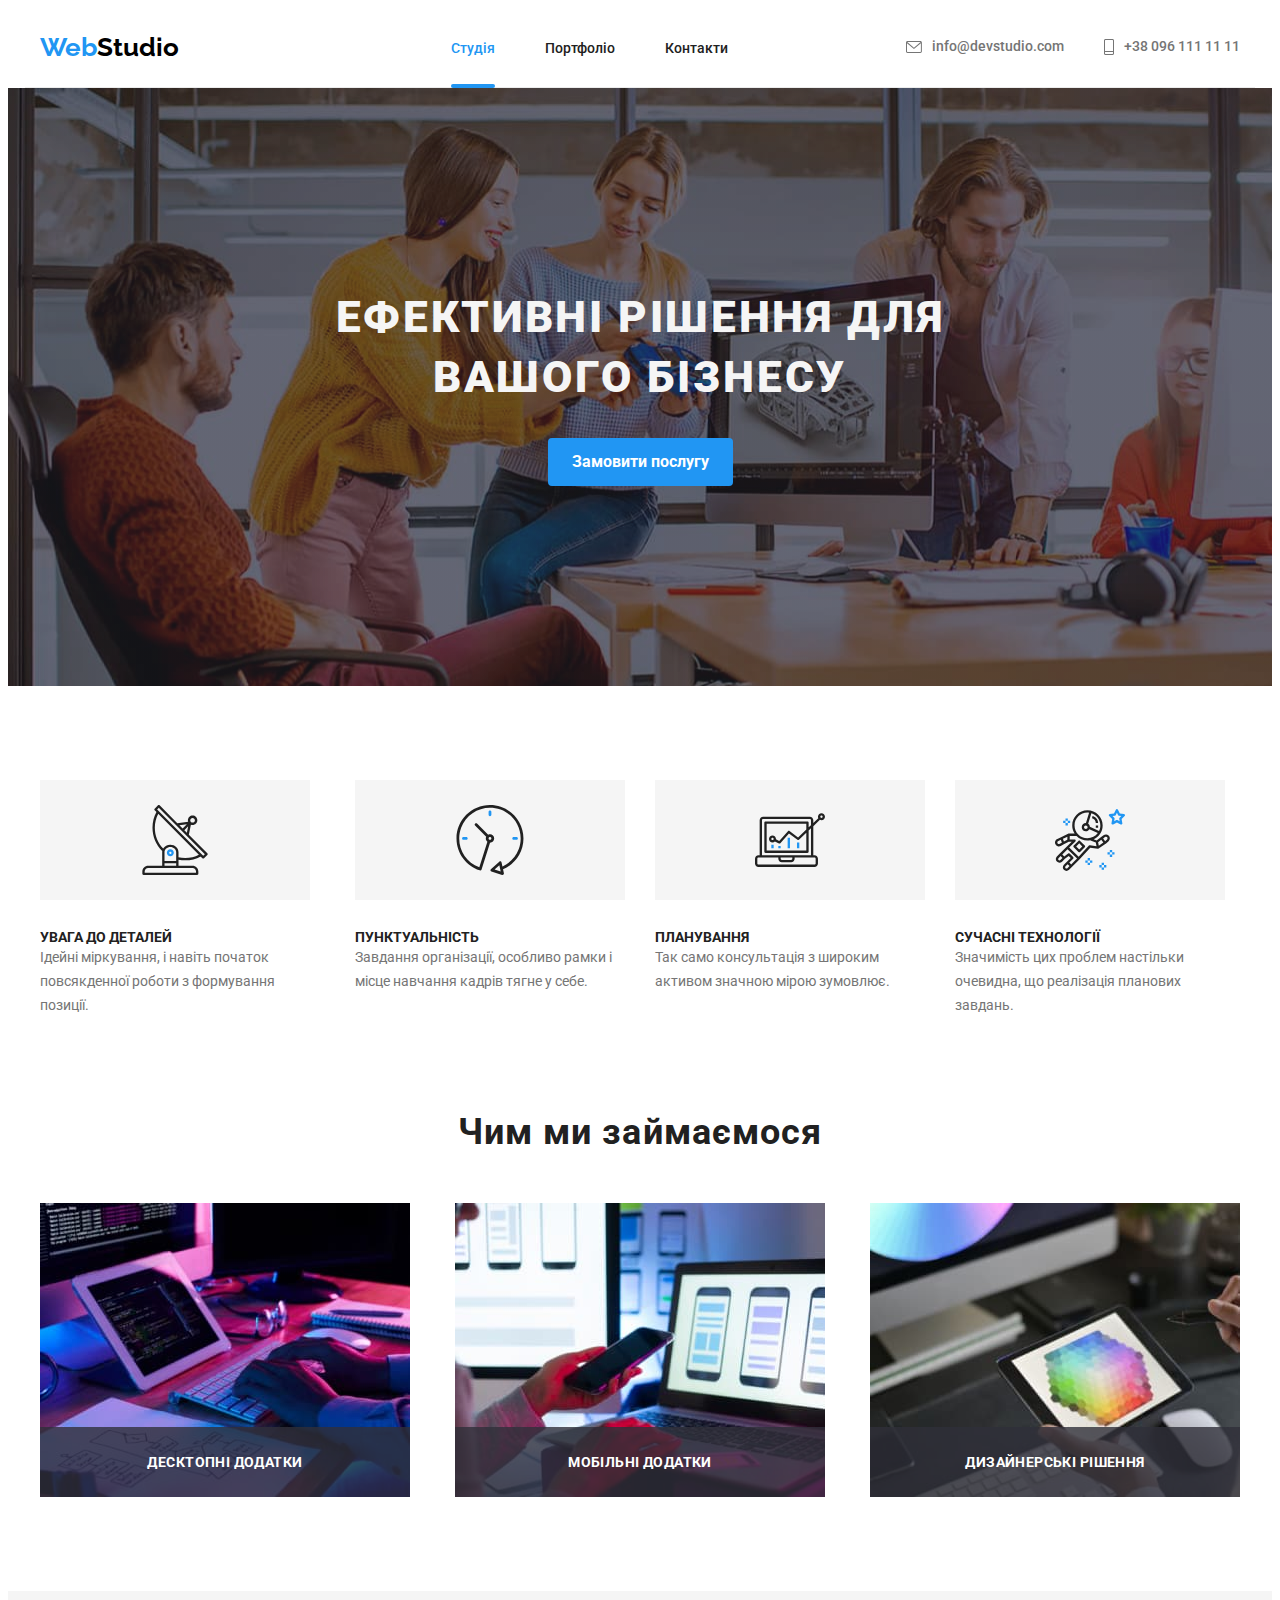
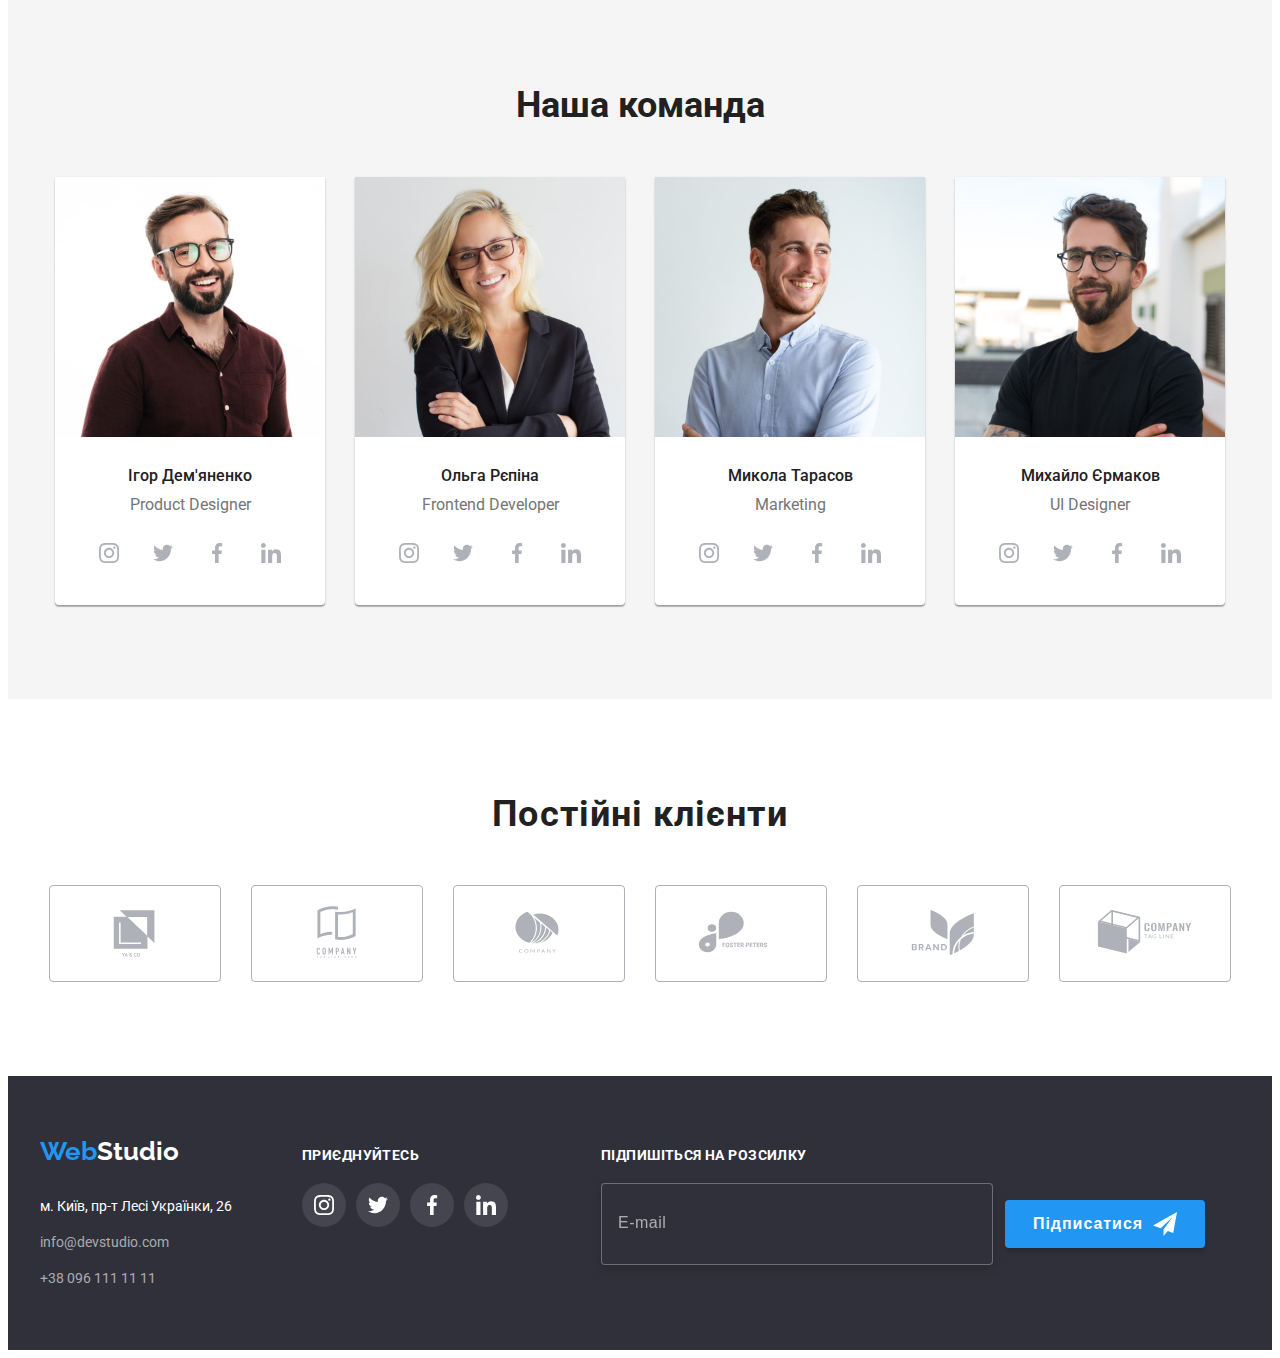
<file: index.html>
<!DOCTYPE html>
<html lang="uk">
  <head>
    <meta charset="UTF-8" />
    <meta http-equiv="X-UA-Compatible" content="IE=edge" />
    <meta name="viewport" content="width=device-width, initial-scale=1.0" />
    <title>Веб-студія</title>
    <link rel="preconnect" href="https://fonts.googleapis.com" />
    <link rel="preconnect" href="https://fonts.gstatic.com" crossorigin />
    <link
      href="https://fonts.googleapis.com/css2?family=Raleway:wght@700&family=Roboto:wght@400;500;700;900&display=swap"
      rel="stylesheet"
    />
    <link
      rel="stylesheet"
      href="https://cdnjs.cloudflare.com/ajax/libs/modern-normalize/1.1.0/modern-normalize.min.css"
      integrity="sha512-wpPYUAdjBVSE4KJnH1VR1HeZfpl1ub8YT/NKx4PuQ5NmX2tKuGu6U/JRp5y+Y8XG2tV+wKQpNHVUX03MfMFn9Q=="
      crossorigin="anonymous"
      referrerpolicy="no-referrer"
    />
    <link rel="stylesheet" href="./css/main.min.css" />
    <!-- <link rel="stylesheet" href="./styles/styles.css" /> -->
  </head>
  <body>
    <header>
      <div class="container header--flex">
        <a href="index.html" class="logo"><span class="logo__firstpart">Web</span>Studio</a>
        <nav>
          <ul class="list nav-links">
            <li>
              <a href="index.html" class="nav-links__item nav-links__item--current">Студія</a>
            </li>
            <li><a href="portfolio.html" class="nav-links__item">Портфоліо</a></li>
            <li><a href="#" class="nav-links__item fix-link">Контакти</a></li>
          </ul>
        </nav>
        <ul class="list header-contacts">
          <li>
            <a href="mailto:info@devstudio.com" class="header-contacts__link"
              ><svg class="header-contacts__icon" width="16" height="12">
                <use href="./images/icons.svg#icon-mail"></use></svg
              >info@devstudio.com</a
            >
          </li>
          <li>
            <a href="tel:+380961111111" class="header-contacts__link"
              ><svg class="header-contacts__icon" width="10" height="16">
                <use href="./images/icons.svg#icon-smartphone"></use></svg
              >+38 096 111 11 11</a
            >
          </li>
        </ul>
      </div>
    </header>
    <main>
      <!-- Hero -->
      <section class="hero">
        <div class="container">
          <h1 class="hero__logo">Ефективні рішення для <br />вашого бізнесу</h1>
          <button type="button" class="hero__button" data-modal-open>
            <span class="hero__text">Замовити послугу</span>
          </button>
        </div>
      </section>
      <!-- Our advantages section  -->
      <section class="section advantages">
        <h2 class="visually-hidden">Наші переваги</h2>
        <div class="container">
          <ul class="list advantages--flex">
            <li>
              <div class="advantages__icon">
                <svg width="70" height="70">
                  <use href="./images/icons.svg#icon-antenna"></use>
                </svg>
              </div>
              <h3 class="advantages__topic">УВАГА ДО ДЕТАЛЕЙ</h3>
              <p class="advantages__text">
                Ідейні міркування, і навіть початок повсякденної роботи з формування позиції.
              </p>
            </li>
            <li>
              <div class="advantages__icon">
                <svg width="70" height="70">
                  <use href="./images/icons.svg#icon-clock"></use>
                </svg>
              </div>
              <h3 class="advantages__topic">ПУНКТУАЛЬНІСТЬ</h3>
              <p class="advantages__text">
                Завдання організації, особливо рамки і місце навчання кадрів тягне у себе.
              </p>
            </li>
            <li>
              <div class="advantages__icon">
                <svg width="70" height="70">
                  <use href="./images/icons.svg#icon-diagram"></use>
                </svg>
              </div>
              <h3 class="advantages__topic">ПЛАНУВАННЯ</h3>
              <p class="advantages__text">
                Так само консультація з широким активом значною мірою зумовлює.
              </p>
            </li>
            <li>
              <div class="advantages__icon">
                <svg width="70" height="70">
                  <use href="./images/icons.svg#icon-astronaut"></use>
                </svg>
              </div>
              <h3 class="advantages__topic">СУЧАСНІ ТЕХНОЛОГІЇ</h3>
              <p class="advantages__text">
                Значимість цих проблем настільки очевидна, що реалізація планових завдань.
              </p>
            </li>
          </ul>
        </div>
      </section>
      <!-- What we do section -->
      <section class="section">
        <h2 class="topic-promo">Чим ми займаємося</h2>
        <div class="container">
          <ul class="list topic-promo__image">
            <li>
              <div class="thumb">
                <img
                  src="./images/wwd1.jpg"
                  alt="Процес верстання сайту"
                  width="370"
                  height="294"
                />
                <div class="thumb__wrapper"><span class="thumb__text">Десктопні додатки</span></div>
              </div>
            </li>
            <li>
              <div class="thumb">
                <img
                  src="./images/wwd2.jpg"
                  alt="Адаптація під смартфон"
                  width="370"
                  height="294"
                />
                <div class="thumb__wrapper"><span class="thumb__text">Мобільні додатки</span></div>
              </div>
            </li>
            <li>
              <div class="thumb">
                <img
                  src="./images/wwd3.jpg"
                  alt="Робота з оформлення сайту"
                  width="370"
                  height="294"
                />
                <div class="thumb__wrapper">
                  <span class="thumb__text">Дизайнерські рішення</span>
                </div>
              </div>
            </li>
          </ul>
        </div>
      </section>
      <!-- Our team section-->
      <section class="section team">
        <div class="container">
          <h2 class="team__logo">Наша команда</h2>
          <ul class="list team__list">
            <li class="team__card">
              <img src="./images/member1.jpg" alt="Перший член команди" width="270" height="260" />
              <div class="team__wrapper">
                <h3 class="team__topic">Ігор Дем'яненко</h3>
                <p lang="en" class="team__text">Product Designer</p>
                <ul class="list social-media-list">
                  <li class="social-media-list__item">
                    <a href="#" class="social-media-list__link"
                      ><svg width="20" height="20">
                        <use href="./images/icons.svg#icon-instagram"></use></svg
                    ></a>
                  </li>
                  <li class="social-media-list__item">
                    <a href="#" class="social-media-list__link"
                      ><svg class="social-media-icons" width="20" height="20">
                        <use href="./images/icons.svg#icon-twitter"></use></svg
                    ></a>
                  </li>
                  <li class="social-media-list__item">
                    <a href="#" class="social-media-list__link"
                      ><svg width="20" height="20">
                        <use href="./images/icons.svg#icon-facebook"></use></svg
                    ></a>
                  </li>
                  <li class="social-media-list__item">
                    <a href="#" class="social-media-list__link"
                      ><svg width="20" height="20">
                        <use href="./images/icons.svg#icon-linkedin"></use></svg
                    ></a>
                  </li>
                </ul>
              </div>
            </li>
            <li class="team__card">
              <img src="./images/member2.jpg" alt="Другий член команди" width="270" height="260" />
              <div class="team__wrapper">
                <h3 class="team__topic">Ольга Рєпіна</h3>
                <p lang="en" class="team__text">Frontend Developer</p>
                <ul class="list social-media-list">
                  <li class="social-media-list__item">
                    <a href="#" class="social-media-list__link"
                      ><svg width="20" height="20">
                        <use href="./images/icons.svg#icon-instagram"></use></svg
                    ></a>
                  </li>
                  <li class="social-media-list__item">
                    <a href="#" class="social-media-list__link"
                      ><svg class="social-media-icons" width="20" height="20">
                        <use href="./images/icons.svg#icon-twitter"></use></svg
                    ></a>
                  </li>
                  <li class="social-media-list__item">
                    <a href="#" class="social-media-list__link"
                      ><svg width="20" height="20">
                        <use href="./images/icons.svg#icon-facebook"></use></svg
                    ></a>
                  </li>
                  <li class="social-media-list__item">
                    <a href="#" class="social-media-list__link"
                      ><svg width="20" height="20">
                        <use href="./images/icons.svg#icon-linkedin"></use></svg
                    ></a>
                  </li>
                </ul>
              </div>
            </li>
            <li class="team__card">
              <img src="./images/member3.jpg" alt="Третій член команди" width="270" height="260" />
              <div class="team__wrapper">
                <h3 class="team__topic">Микола Тарасов</h3>
                <p lang="en" class="team__text">Marketing</p>
                <ul class="list social-media-list">
                  <li class="social-media-list__item">
                    <a href="#" class="social-media-list__link"
                      ><svg width="20" height="20">
                        <use href="./images/icons.svg#icon-instagram"></use></svg
                    ></a>
                  </li>
                  <li class="social-media-list__item">
                    <a href="#" class="social-media-list__link"
                      ><svg class="social-media-icons" width="20" height="20">
                        <use href="./images/icons.svg#icon-twitter"></use></svg
                    ></a>
                  </li>
                  <li class="social-media-list__item">
                    <a href="#" class="social-media-list__link"
                      ><svg width="20" height="20">
                        <use href="./images/icons.svg#icon-facebook"></use></svg
                    ></a>
                  </li>
                  <li class="social-media-list__item">
                    <a href="#" class="social-media-list__link"
                      ><svg width="20" height="20">
                        <use href="./images/icons.svg#icon-linkedin"></use></svg
                    ></a>
                  </li>
                </ul>
              </div>
            </li>
            <li class="team__card">
              <img
                src="./images/member4.jpg"
                alt="Четвертий член команди"
                width="270"
                height="260"
              />
              <div class="team__wrapper">
                <h3 class="team__topic">Михайло Єрмаков</h3>
                <p lang="en" class="team__text">UI Designer</p>
                <ul class="list social-media-list">
                  <li class="social-media-list__item">
                    <a href="#" class="social-media-list__link"
                      ><svg width="20" height="20">
                        <use href="./images/icons.svg#icon-instagram"></use></svg
                    ></a>
                  </li>
                  <li class="social-media-list__item">
                    <a href="#" class="social-media-list__link"
                      ><svg class="social-media-icons" width="20" height="20">
                        <use href="./images/icons.svg#icon-twitter"></use></svg
                    ></a>
                  </li>
                  <li class="social-media-list__item">
                    <a href="#" class="social-media-list__link"
                      ><svg width="20" height="20">
                        <use href="./images/icons.svg#icon-facebook"></use></svg
                    ></a>
                  </li>
                  <li class="social-media-list__item">
                    <a href="#" class="social-media-list__link"
                      ><svg width="20" height="20">
                        <use href="./images/icons.svg#icon-linkedin"></use></svg
                    ></a>
                  </li>
                </ul>
              </div>
            </li>
          </ul>
        </div>
      </section>
    </main>
    <!-- Сlients-section -->
    <section class="section">
      <div class="container clients">
        <h2 class="clients__logo">Постійні клієнти</h2>
        <ul class="list clients__list">
          <li class="clients__item">
            <a href="#" class="clients__link">
              <svg width="106" height="60">
                <use href="./images/icons.svg#icon-first-logo"></use></svg
            ></a>
          </li>
          <li class="clients__item">
            <a href="#" class="clients__link">
              <svg width="106" height="60">
                <use href="./images/icons.svg#icon-second-logo"></use></svg
            ></a>
          </li>
          <li class="clients__item">
            <a href="#" class="clients__link">
              <svg width="106" height="60">
                <use href="./images/icons.svg#icon-third-logo"></use></svg
            ></a>
          </li>
          <li class="clients__item">
            <a href="#" class="clients__link">
              <svg width="106" height="60">
                <use href="./images/icons.svg#icon-fourth-logo"></use></svg
            ></a>
          </li>
          <li class="clients__item">
            <a href="#" class="clients__link">
              <svg width="106" height="60">
                <use href="./images/icons.svg#icon-fifth-logo"></use></svg
            ></a>
          </li>
          <li class="clients__item">
            <a href="#" class="clients__link">
              <svg width="106" height="60">
                <use href="./images/icons.svg#icon-last-logo"></use></svg
            ></a>
          </li>
        </ul>
      </div>
    </section>
    <!-- Footer -->
    <footer class="footer">
      <div class="container footer__container">
        <div>
          <a href="index.html" class="footer__logo"
            ><span class="footer__logo--color">Web</span>Studio</a
          >
          <address>
            <ul class="list">
              <li class="footer__list">
                <a
                  href="https://goo.gl/maps/z9Qv3HFJrDV9PnVbA"
                  target="_blank"
                  rel="noreferrer noopener"
                  class="footer__address"
                  >м. Київ, пр-т Лесі Українки, 26</a
                >
              </li>
              <li class="footer__list">
                <a href="mailto:info@devstudio.com" class="footer__link">info@devstudio.com</a>
              </li>
              <li class="footer__list">
                <a href="tel:+380961111111" class="footer__link">+38 096 111 11 11</a>
              </li>
            </ul>
          </address>
        </div>
        <div>
          <p class="link-footer-logo">приєднуйтесь</p>
          <ul class="list social-media-list social-media-list--fix">
            <li class="social-media-list__item social-media-list__item--theme">
              <a href="#" class="social-media-list__link social-media-list__link--position"
                ><svg width="20" height="20">
                  <use href="./images/icons.svg#icon-instagram"></use></svg
              ></a>
            </li>
            <li class="social-media-list__item social-media-list__item--theme">
              <a href="#" class="social-media-list__link social-media-list__link--position"
                ><svg width="20" height="20">
                  <use href="./images/icons.svg#icon-twitter"></use></svg
              ></a>
            </li>
            <li class="social-media-list__item social-media-list__item--theme">
              <a href="#" class="social-media-list__link social-media-list__link--position"
                ><svg width="20" height="20">
                  <use href="./images/icons.svg#icon-facebook"></use></svg
              ></a>
            </li>
            <li class="social-media-list__item social-media-list__item--theme">
              <a href="#" class="social-media-list__link social-media-list__link--position"
                ><svg width="20" height="20">
                  <use href="./images/icons.svg#icon-linkedin"></use></svg
              ></a>
            </li>
          </ul>
        </div>
        <form name="footer-email-form" class="footer-form">
          <label for="footer-email-area" class="footer-form__lable">Підпишіться на розсилку</label>
          <div class="footer-form__wrapper">
            <input
              class="footer-form__input"
              name="place-for-mail"
              type="text"
              id="footer-email-area"
              placeholder="E-mail"
            />
            <button type="submit" class="footer-form__button">
              <span>Підписатися</span>
              <svg class="footer-form__img" width="24" height="24">
                <use href="./images/icons.svg#icon-icon-send"></use>
              </svg>
            </button>
          </div>
        </form>
      </div>
    </footer>

    <div class="backdrop is-hidden" data-modal>
      <div class="modal">
        <button type="button" class="modal__button" data-modal-close>
          <svg width="11" height="11">
            <use href="./images/icons.svg#icon-close-modal"></use>
          </svg>
        </button>
        <h2 class="modal__logo">Залиште свої дані, ми вам передзвонимо</h2>

        <form name="modal-form">
          <label for="name-area" class="modal__lable">Ім'я</label>
          <div class="modal__input-wrapper">
            <input name="place-for-name" type="text" id="name-area" class="modal__input" />
            <svg width="18" height="18" class="modal__icon">
              <use href="./images/icons.svg#icon-person"></use>
            </svg>
          </div>

          <label for="tel-area" class="modal__lable">Телефон</label>
          <div class="modal__input-wrapper">
            <input name="place-for-tel" type="tel" id="tel-area" class="modal__input" />
            <svg width="18" height="18" class="modal__icon">
              <use href="./images/icons.svg#icon-modal-phone"></use>
            </svg>
          </div>

          <label for="email-area" class="modal__lable">Пошта</label>
          <div class="modal__input-wrapper">
            <input name="place-for-modalmail" type="email" id="email-area" class="modal__input" />
            <svg width="18" height="18" class="modal__icon">
              <use href="./images/icons.svg#icon-modal-mail"></use>
            </svg>
          </div>

          <label for="coment-area" class="modal__coment-lable">Коментар</label>
          <textarea
            class="modal__textarea"
            name="coment-area"
            id="coment-area"
            cols="30"
            rows="10"
            placeholder="Введіть текст"
          ></textarea>
          <div class="checkbox">
            <input type="checkbox" id="checkbox" name="conditions" />
            <div class="checkbox__svg">
              <svg width="14" height="10">
                <use href="./images/icons.svg#icon-check-svg"></use>
              </svg>
            </div>
            <label for="checkbox"
              >Погоджуюся з розсилкою та приймаю
              <a href="#" class="checkbox__link">Умови договору</a></label
            >
          </div>

          <button type="submit" class="modal__submit">Відправити</button>
        </form>
      </div>
    </div>
    <script src="./JS/modal.js"></script>
  </body>
</html>
</file>
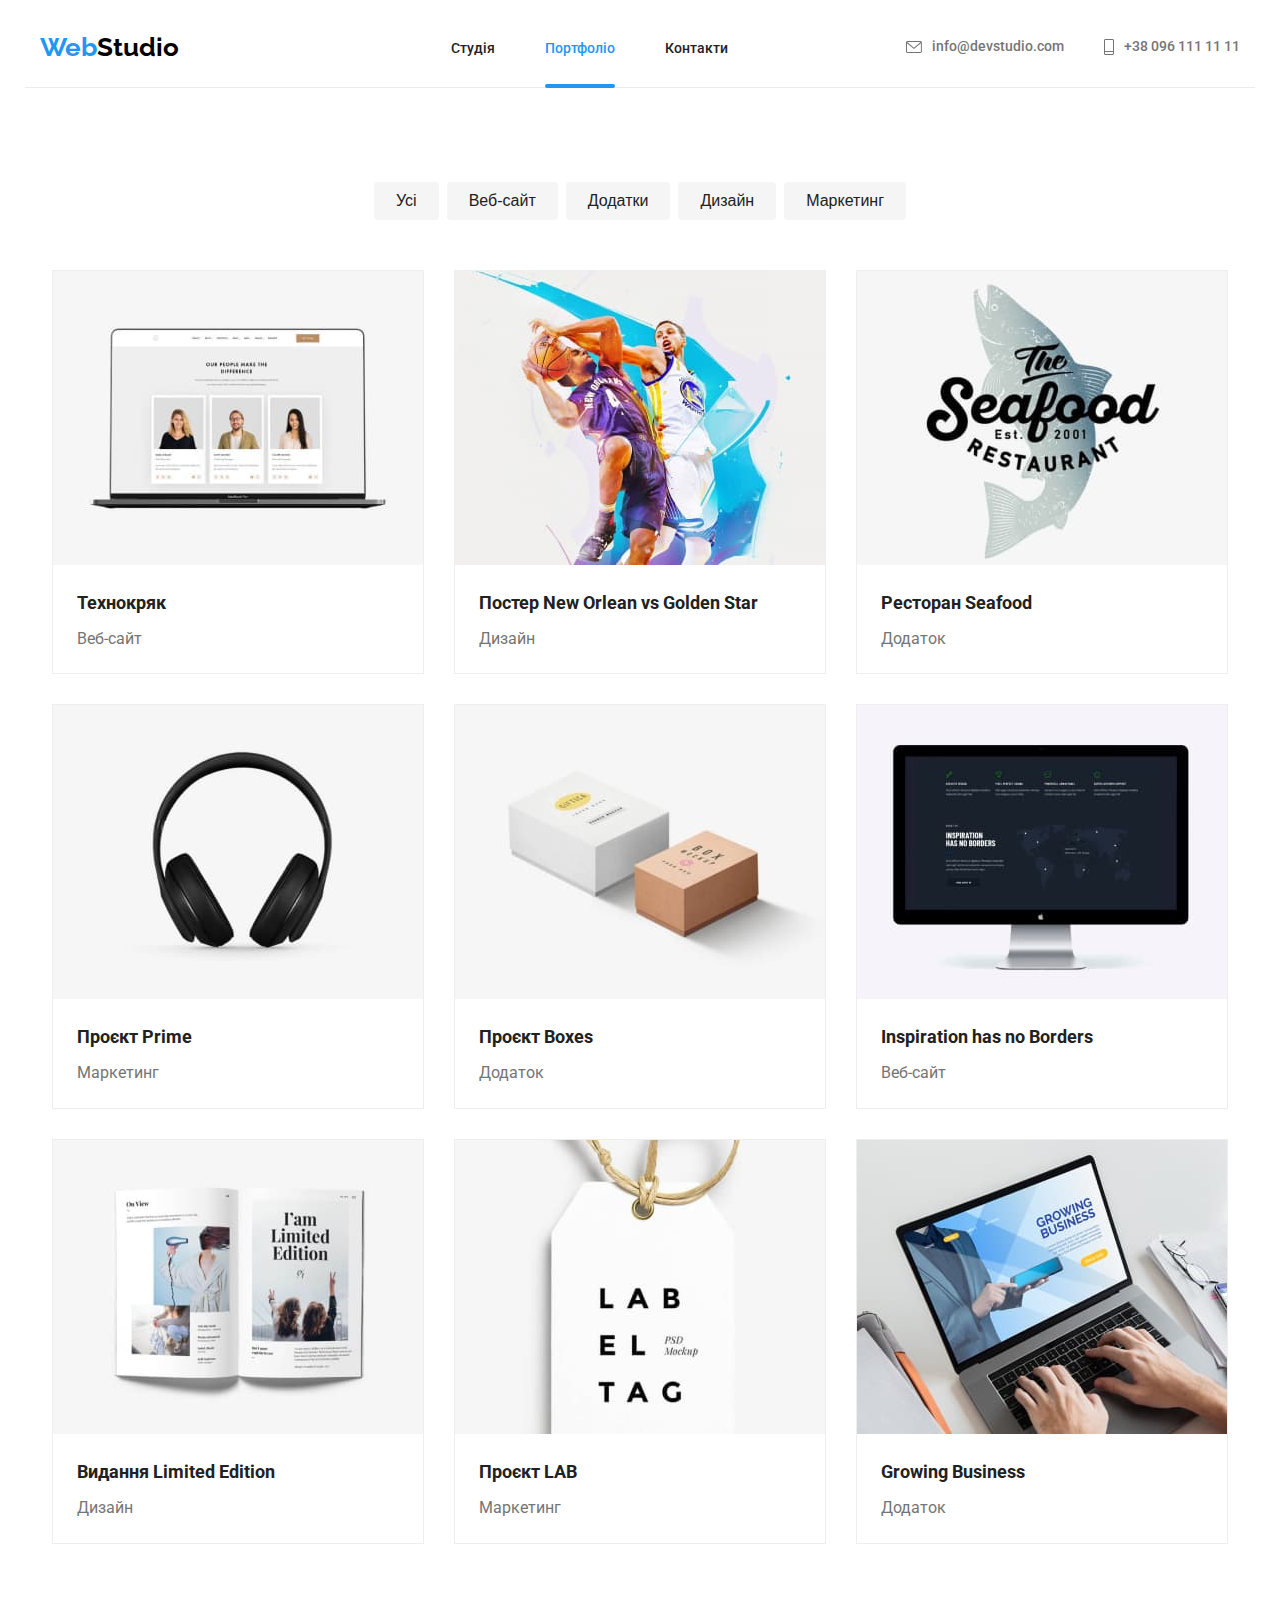
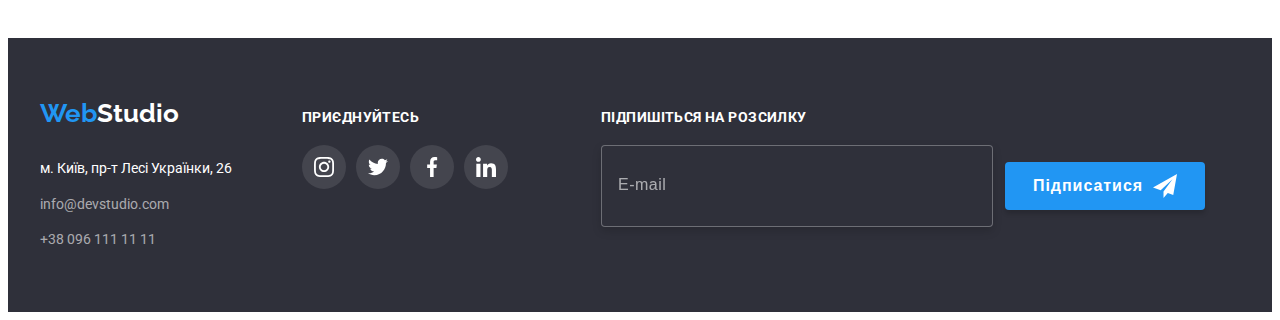
<file: portfolio.html>
<!DOCTYPE html>
<html lang="uk">
  <head>
    <meta charset="UTF-8" />
    <meta http-equiv="X-UA-Compatible" content="IE=edge" />
    <meta name="viewport" content="width=device-width, initial-scale=1.0" />
    <title>Портфоліо</title>
    <link rel="preconnect" href="https://fonts.googleapis.com" />
    <link rel="preconnect" href="https://fonts.gstatic.com" crossorigin />
    <link
      href="https://fonts.googleapis.com/css2?family=Raleway:wght@700&family=Roboto:wght@400;500;700;900&display=swap"
      rel="stylesheet"
    />
    <link
      rel="stylesheet"
      href="https://cdnjs.cloudflare.com/ajax/libs/modern-normalize/1.1.0/modern-normalize.min.css"
      integrity="sha512-wpPYUAdjBVSE4KJnH1VR1HeZfpl1ub8YT/NKx4PuQ5NmX2tKuGu6U/JRp5y+Y8XG2tV+wKQpNHVUX03MfMFn9Q=="
      crossorigin="anonymous"
      referrerpolicy="no-referrer"
    />
    <link rel="stylesheet" href="./css/main.min.css" />
    <!-- <link rel="stylesheet" href="./styles/styles.css" /> -->
  </head>
  <body>
    <header>
      <div class="container header--flex">
        <a href="index.html" class="logo"><span class="logo__firstpart">Web</span>Studio</a>
        <nav>
          <ul class="list nav-links">
            <li>
              <a href="index.html" class="nav-links__item">Студія</a>
            </li>
            <li>
              <a href="portfolio.html" class="nav-links__item nav-links__item--current"
                >Портфоліо</a
              >
            </li>
            <li><a href="#" class="nav-links__item fix-link">Контакти</a></li>
          </ul>
        </nav>
        <ul class="list header-contacts">
          <li>
            <a href="mailto:info@devstudio.com" class="header-contacts__link"
              ><svg class="header-contacts__icon" width="16" height="12">
                <use href="./images/icons.svg#icon-mail"></use></svg
              >info@devstudio.com</a
            >
          </li>
          <li>
            <a href="tel:+380961111111" class="header-contacts__link"
              ><svg class="header-contacts__icon" width="10" height="16">
                <use href="./images/icons.svg#icon-smartphone"></use></svg
              >+38 096 111 11 11</a
            >
          </li>
        </ul>
      </div>
    </header>
    <main>
      <!-- Work examples -->
      <section class="section">
        <div class="container">
          <h1 class="visually-hidden">Наші роботи</h1>
          <ul class="list filter-button">
            <li>
              <button type="button" class="filter-button__item">Усі</button>
            </li>
            <li>
              <button type="button" class="filter-button__item">Веб-сайт</button>
            </li>
            <li>
              <button type="button" class="filter-button__item">Додатки</button>
            </li>
            <li>
              <button type="button" class="filter-button__item">Дизайн</button>
            </li>
            <li>
              <button type="button" class="filter-button__item">Маркетинг</button>
            </li>
          </ul>

          <ul class="list portfolio">
            <li class="portfolio__item">
              <a href="#" class="portfolio__link">
                <div class="portfolio__thumb">
                  <div class="portfolio__wrapper">
                    <span class="portfolio__description"
                      >Ресурс пропонує комплексні пропозиції з різним рівнем функціоналу та
                      сервісів. Все це дозволить відвідувачу отримати вичерпні відомості про
                      компанію чи приватну особу.</span
                    >
                  </div>
                  <img src="./images/portfolio1.jpg" alt="Перше портфоліо" />
                </div>

                <div class="portfolio__card">
                  <h2 class="portfolio__topic">Технокряк</h2>
                  <p class="portfolio__text">Веб-сайт</p>
                </div></a
              >
            </li>

            <li class="portfolio__item">
              <a href="#" class="portfolio__link">
                <div class="portfolio__thumb">
                  <div class="portfolio__wrapper">
                    <span class="portfolio__description"
                      >Ресурс пропонує комплексні пропозиції з різним рівнем функціоналу та
                      сервісів. Все це дозволить відвідувачу отримати вичерпні відомості про
                      компанію чи приватну особу.</span
                    >
                  </div>
                  <img src="./images/portfolio2.jpg" alt="Друге портфоліо" />
                </div>
                <div class="portfolio__card">
                  <h2 class="portfolio__topic">Постер New Orlean vs Golden Star</h2>
                  <p class="portfolio__text">Дизайн</p>
                </div></a
              >
            </li>
            <li class="portfolio__item">
              <a href="#" class="portfolio__link">
                <div class="portfolio__thumb">
                  <div class="portfolio__wrapper">
                    <span class="portfolio__description"
                      >Ресурс пропонує комплексні пропозиції з різним рівнем функціоналу та
                      сервісів. Все це дозволить відвідувачу отримати вичерпні відомості про
                      компанію чи приватну особу.</span
                    >
                  </div>
                  <img src="./images/portfolio3.jpg" alt="Третє портфоліо" />
                </div>
                <div class="portfolio__card">
                  <h2 class="portfolio__topic">Ресторан Seafood</h2>
                  <p class="portfolio__text">Додаток</p>
                </div></a
              >
            </li>
            <li class="portfolio__item">
              <a href="#" class="portfolio__link">
                <div class="portfolio__thumb">
                  <div class="portfolio__wrapper">
                    <span class="portfolio__description"
                      >Ресурс пропонує комплексні пропозиції з різним рівнем функціоналу та
                      сервісів. Все це дозволить відвідувачу отримати вичерпні відомості про
                      компанію чи приватну особу.</span
                    >
                  </div>
                  <img src="./images/portfolio4.jpg" alt="Четверте портфоліо" />
                </div>
                <div class="portfolio__card">
                  <h2 class="portfolio__topic">Проєкт Prime</h2>
                  <p class="portfolio__text">Маркетинг</p>
                </div></a
              >
            </li>
            <li class="portfolio__item">
              <a href="#" class="portfolio__link">
                <div class="portfolio__thumb">
                  <div class="portfolio__wrapper">
                    <span class="portfolio__description"
                      >Ресурс пропонує комплексні пропозиції з різним рівнем функціоналу та
                      сервісів. Все це дозволить відвідувачу отримати вичерпні відомості про
                      компанію чи приватну особу.</span
                    >
                  </div>
                  <img src="./images/portfolio5.jpg" alt="П'яте портфоліо" />
                </div>
                <div class="portfolio__card">
                  <h2 class="portfolio__topic">Проєкт Boxes</h2>
                  <p class="portfolio__text">Додаток</p>
                </div></a
              >
            </li>
            <li class="portfolio__item">
              <a href="#" class="portfolio__link">
                <div class="portfolio__thumb">
                  <div class="portfolio__wrapper">
                    <span class="portfolio__description"
                      >Ресурс пропонує комплексні пропозиції з різним рівнем функціоналу та
                      сервісів. Все це дозволить відвідувачу отримати вичерпні відомості про
                      компанію чи приватну особу.</span
                    >
                  </div>
                  <img src="./images/portfolio6.jpg" alt="Шосте портфоліо" />
                </div>
                <div class="portfolio__card">
                  <h2 class="portfolio__topic">Inspiration has no Borders</h2>
                  <p class="portfolio__text">Веб-сайт</p>
                </div></a
              >
            </li>
            <li class="portfolio__item">
              <a href="#" class="portfolio__link">
                <div class="portfolio__thumb">
                  <div class="portfolio__wrapper">
                    <span class="portfolio__description"
                      >Ресурс пропонує комплексні пропозиції з різним рівнем функціоналу та
                      сервісів. Все це дозволить відвідувачу отримати вичерпні відомості про
                      компанію чи приватну особу.</span
                    >
                  </div>
                  <img src="./images/portfolio7.jpg" alt="Сьоме портфоліо" />
                </div>
                <div class="portfolio__card">
                  <h2 class="portfolio__topic">Видання Limited Edition</h2>
                  <p class="portfolio__text">Дизайн</p>
                </div></a
              >
            </li>
            <li class="portfolio__item">
              <a href="#" class="portfolio__link">
                <div class="portfolio__thumb">
                  <div class="portfolio__wrapper">
                    <span class="portfolio__description"
                      >Ресурс пропонує комплексні пропозиції з різним рівнем функціоналу та
                      сервісів. Все це дозволить відвідувачу отримати вичерпні відомості про
                      компанію чи приватну особу.</span
                    >
                  </div>
                  <img src="./images/portfolio8.jpg" alt="Восьме портфоліо" />
                </div>
                <div class="portfolio__card">
                  <h2 class="portfolio__topic">Проєкт LAB</h2>
                  <p class="portfolio__text">Маркетинг</p>
                </div></a
              >
            </li>
            <li class="portfolio__item">
              <a href="#" class="portfolio__link">
                <div class="portfolio__thumb">
                  <div class="portfolio__wrapper">
                    <span class="portfolio__description"
                      >Ресурс пропонує комплексні пропозиції з різним рівнем функціоналу та
                      сервісів. Все це дозволить відвідувачу отримати вичерпні відомості про
                      компанію чи приватну особу.</span
                    >
                  </div>
                  <img src="./images/portfolio9.jpg" alt="Дев'яте портфоліо" />
                </div>
                <div class="portfolio__card">
                  <h2 class="portfolio__topic">Growing Business</h2>
                  <p class="portfolio__text">Додаток</p>
                </div></a
              >
            </li>
          </ul>
        </div>
      </section>
    </main>
    <footer class="footer">
      <div class="container footer__container">
        <div>
          <a href="index.html" class="footer__logo"
            ><span class="footer__logo--color">Web</span>Studio</a
          >
          <address>
            <ul class="list">
              <li class="footer__list">
                <a
                  href="https://goo.gl/maps/z9Qv3HFJrDV9PnVbA"
                  target="_blank"
                  rel="noreferrer noopener"
                  class="footer__address"
                  >м. Київ, пр-т Лесі Українки, 26</a
                >
              </li>
              <li class="footer__list">
                <a href="mailto:info@devstudio.com" class="footer__link">info@devstudio.com</a>
              </li>
              <li class="footer__list">
                <a href="tel:+380961111111" class="footer__link">+38 096 111 11 11</a>
              </li>
            </ul>
          </address>
        </div>
        <div>
          <p class="link-footer-logo">приєднуйтесь</p>
          <ul class="list social-media-list social-media-list--fix">
            <li class="social-media-list__item social-media-list__item--theme">
              <a href="#" class="social-media-list__link social-media-list__link--position"
                ><svg width="20" height="20">
                  <use href="./images/icons.svg#icon-instagram"></use></svg
              ></a>
            </li>
            <li class="social-media-list__item social-media-list__item--theme">
              <a href="#" class="social-media-list__link social-media-list__link--position"
                ><svg width="20" height="20">
                  <use href="./images/icons.svg#icon-twitter"></use></svg
              ></a>
            </li>
            <li class="social-media-list__item social-media-list__item--theme">
              <a href="#" class="social-media-list__link social-media-list__link--position"
                ><svg width="20" height="20">
                  <use href="./images/icons.svg#icon-facebook"></use></svg
              ></a>
            </li>
            <li class="social-media-list__item social-media-list__item--theme">
              <a href="#" class="social-media-list__link social-media-list__link--position"
                ><svg width="20" height="20">
                  <use href="./images/icons.svg#icon-linkedin"></use></svg
              ></a>
            </li>
          </ul>
        </div>
        <form name="footer-email-form" class="footer-form">
          <label for="footer-email-area" class="footer-form__lable">Підпишіться на розсилку</label>
          <div class="footer-form__wrapper">
            <input
              class="footer-form__input"
              name="place-for-mail"
              type="text"
              id="footer-email-area"
              placeholder="E-mail"
            />
            <button type="submit" class="footer-form__button">
              <span>Підписатися</span>
              <svg class="footer-form__img" width="24" height="24">
                <use href="./images/icons.svg#icon-icon-send"></use>
              </svg>
            </button>
          </div>
        </form>
      </div>
    </footer>
  </body>
</html>
</file>
<file: styles/styles.css>
:root {
  --topic-color: #212121;
  --black-logo: #000000;
  --text-color: #757575;
  --button-color: #2196f3;
  --main-background-color: #f5f5f5;
  --main-background-color-second: #ffffff;
  --hero-color: #2f303a;
  --footer-link-second-color: rgba(255, 255, 255, 0.6);
}
/* Global Styles */
body {
  font-family: 'Roboto', 'Raleway', sans-serif;
  color: var(--topic-color);
}

.visually-hidden {
  position: absolute;
  white-space: nowrap;
  width: 1px;
  height: 1px;
  overflow: hidden;
  border: 0;
  padding: 0;
  clip: rect(0 0 0 0);
  clip-path: inset(50%);
  margin: -1px;
}
.list {
  list-style: none;
  padding-left: 0;
  margin: 0;
}

h1,
h2,
h3,
h4,
h5,
h6,
p,
ul {
  margin: 0;
  padding: 0;
}

img {
  display: block;
  max-width: 100%;
  height: auto;
}

/* POSITION */
.container {
  margin-left: auto;
  margin-right: auto;
  width: 1200px;
  padding-left: 15px;
  padding-right: 15px;
}
.section {
  padding-top: 94px;
  padding-bottom: 94px;
}

/* NAVIGATION */
header {
  background-color: var(--main-background-color-second);
}

.header--flex {
  display: flex;
  justify-content: space-between;
  align-items: center;
  padding-top: 24px;
  padding-bottom: 24px;

  border-bottom: 1px solid #ececec;
}

.logo {
  color: var(--black-logo);
  font-family: 'Raleway';
  font-weight: 700;
  font-size: 26px;
  line-height: 1.19;
  text-decoration: none;
  margin-right: 93px;
}
.logo__firstpart {
  color: var(--button-color);
}
.nav-links {
  display: flex;
  justify-content: space-between;
  gap: 50px;
}

.nav-links__item {
  color: var(--topic-color);
  cursor: pointer;
  font-weight: 500;
  font-size: 14px;
  line-height: 1.14;
  text-decoration: none;
  position: relative;
  padding-bottom: 32px;
  transition: color 250ms cubic-bezier(0.4, 0, 0.2, 1);
}

.nav-links__item:hover,
.nav-links__item:focus {
  color: var(--button-color);
}
.nav-links__item--current {
  color: var(--button-color);
}
.nav-links__item--current::after {
  content: '';
  display: block;
  position: absolute;
  left: 0;
  bottom: 0;
  width: 100%;
  height: 4px;

  background: var(--button-color);
  border-radius: 2px;
}

.header-contacts {
  display: flex;
  justify-content: space-between;
  align-items: center;
  gap: 40px;
}
.header-contacts__link {
  display: flex;
  align-items: center;

  color: var(--text-color);
  cursor: pointer;
  font-weight: 500;
  font-size: 14px;
  line-height: 1.14;
  text-decoration: none;

  transition: color 250ms cubic-bezier(0.4, 0, 0.2, 1);
}
.header-contacts__link:hover,
.header-contacts__link:focus {
  color: var(--button-color);
}

.header-contacts__icon {
  margin-right: 10px;
  fill: currentColor;
}

/* HERO */
.hero {
  background-image: linear-gradient(rgba(47, 48, 58, 0.4), rgba(47, 48, 58, 0.4)),
    url('../images/hero-back.jpg');

  padding-top: 200px;
  padding-bottom: 200px;
  max-width: 1600px;
  margin: 0 auto;
}
.hero__logo {
  color: var(--main-background-color);
  font-family: 'Roboto';
  font-weight: 900;
  font-size: 44px;
  line-height: 1.36;
  text-transform: uppercase;
  text-align: center;
  letter-spacing: 0.06em;

  margin-bottom: 30px;
}
.hero__button {
  background-color: var(--button-color);
  cursor: pointer;
  border: none;
  display: block;
  margin-right: auto;
  margin-left: auto;
  padding-top: 10px;
  padding-right: 24px;
  padding-bottom: 10px;
  padding-left: 24px;
  border-radius: 4px;
}
.hero__text {
  color: var(--main-background-color-second);
  font-family: 'Roboto';
  font-weight: 700;
  font-size: 16px;
  line-height: 1.8;
}

/* Our advantages section */

.advantages {
  padding-bottom: 0;
}
.advantages--flex {
  display: flex;
  justify-content: space-between;
  gap: 30px;
}
.advantages__icon {
  display: flex;
  justify-content: center;
  align-items: center;
  margin-bottom: 30px;
  width: 270px;
  height: 120px;
  background-color: var(--main-background-color);
}
.advantages__topic {
  color: var(--topic-color);
  font-size: 14px;
  line-height: 1.14;
}
.advantages__text {
  color: var(--text-color);
  font-weight: 400;
  font-size: 14px;
  line-height: 1.7;
}
/* <!-- What we do section --> */
.topic-promo {
  text-align: center;
  font-size: 36px;
  line-height: 1.16;
  letter-spacing: 0.03em;
  margin-bottom: 50px;
}

.topic-promo__image {
  display: flex;
  justify-content: space-between;
  gap: 30px;
}

.thumb {
  position: relative;
}
.thumb__wrapper {
  position: absolute;
  bottom: 0;
  left: 0;

  height: 70px;
  width: 100%;
  background-color: rgba(47, 48, 58, 0.8);
  display: flex;
  align-items: center;
  justify-content: center;
}
.thumb__text {
  display: block;
  font-weight: 700;
  font-size: 14px;
  line-height: 16px;
  text-align: center;
  letter-spacing: 0.03em;
  text-transform: uppercase;
  color: var(--main-background-color-second);
}
/* Our team section */
.team {
  background-color: var(--main-background-color);
}
.team__logo {
  color: var(--topic-color);
  font-size: 36px;
  line-height: 1.16;
  text-align: center;
  margin-bottom: 50px;
}

.team__list {
  display: flex;
  justify-content: space-around;
}

.team__card {
  background-color: #ffffff;
  box-shadow: 0px 1px 3px rgba(0, 0, 0, 0.12), 0px 1px 1px rgba(0, 0, 0, 0.14),
    0px 2px 1px rgba(0, 0, 0, 0.2);
  border-radius: 0px 0px 4px 4px;
}

.team__wrapper {
  padding: 30px 0 30px 0;
}

.team__topic {
  color: var(--topic-color);
  font-weight: 500;
  font-size: 16px;
  line-height: 1.18;
  text-align: center;
  /* margin-top: 30px; */
  margin-bottom: 10px;
}
.team__text {
  color: var(--text-color);
  font-weight: 400;
  font-size: 16px;
  line-height: 1.18;
  text-align: center;
  /* padding-bottom: 30px; */
}

.social-media-list {
  display: flex;

  align-items: center;
  gap: 10px;
  padding-right: 32px;
  padding-left: 32px;
  margin-top: 16px;
}
.social-media-list__item {
  width: 44px;
  height: 44px;
  border-radius: 50%;
}

.social-media-list__link {
  display: flex;
  justify-content: center;
  align-items: center;
  border-radius: 50%;
  width: 100%;
  height: 100%;

  fill: #afb1b8;
  transition: background-color 250ms cubic-bezier(0.4, 0, 0.2, 1),
    fill 250ms cubic-bezier(0.4, 0, 0.2, 1);
}
.social-media-list__link:hover,
.social-media-list__link:focus {
  background-color: #2196f3;
  fill: var(--main-background-color-second);
  border-radius: 50%;
}

/* CLIENTS */
.clients__logo {
  font-weight: 700;
  font-size: 36px;
  line-height: 42px;
  text-align: center;
  letter-spacing: 0.03em;

  margin-bottom: 50px;
}
.clients__list {
  display: flex;
  justify-content: center;
  align-items: center;
  gap: 30px;
}
.clients__item {
  display: flex;
  justify-content: center;
  align-items: center;
}

.clients__link {
  display: flex;
  justify-content: center;
  align-items: center;
  fill: #afb1b8;
  border: 1px solid #afb1b8;
  border-radius: 4px;
  width: 170px;
  height: 95px;
  transition: fill 250ms cubic-bezier(0.4, 0, 0.2, 1), border 250ms cubic-bezier(0.4, 0, 0.2, 1);
}
.clients__link:hover,
.clients__link:focus {
  fill: #2196f3;
  border: 1px solid #2196f3;
  border-radius: 4px;
  outline: #2196f3;
}

/* FOOTER */

.footer {
  background-color: var(--hero-color);
  padding-top: 60px;
  padding-bottom: 60px;
}
.footer__container {
  display: flex;
  align-items: baseline;
  gap: 70px;
}
.footer__logo {
  color: var(--main-background-color-second);
  font-family: 'Raleway';
  font-weight: 700;
  font-size: 26px;
  line-height: 1.19;
  text-decoration: none;
  display: inline-block;
  margin-bottom: 28px;
}
.footer__logo--color {
  color: var(--button-color);
}
.footer__address {
  color: var(--main-background-color-second);
  font-style: normal;
  font-weight: 400;
  font-size: 14px;
  line-height: 1.7;
  text-decoration: none;
}
.footer__link {
  color: var(--footer-link-second-color);
  font-style: normal;
  font-weight: 400;
  font-size: 14px;
  line-height: 1.7;
  text-decoration: none;
  transition: color 250ms cubic-bezier(0.4, 0, 0.2, 1);
}
.footer__link:hover,
.footer__link:focus {
  color: var(--button-color);
}

.footer__list:not(:last-child) {
  margin-bottom: 12px;
}
/* SOCIAL MEDIA IN FOOTER */
.social-media-list--fix {
  display: flex;
  gap: 10px;
  margin-top: 20px;
  padding: 0;
}

.social-media-list__item--theme {
  width: 44px;
  height: 44px;
  border-radius: 50%;
  background: rgba(255, 255, 255, 0.1);
}
.social-media-list__link--position {
  fill: var(--main-background-color-second);
  display: flex;
  justify-content: center;
  align-items: center;

  width: 100%;
  height: 100%;
  border-radius: 50%;
  transition: background 250ms cubic-bezier(0.4, 0, 0.2, 1);
}
.footer-social-link:hover,
.footer-social-link:focus {
  border-radius: 50%;
  background: #2196f3;
}

.link-footer-logo {
  color: var(--main-background-color-second);
  font-weight: 700;
  font-size: 14px;
  line-height: 16px;
  letter-spacing: 0.03em;
  text-transform: uppercase;
}

/* SEND-FORM-FOOTER */
.footer-form {
  margin-left: 23px;
}
.footer-form__lable {
  display: block;
  margin-bottom: 20px;

  font-weight: 700;
  font-size: 14px;
  line-height: 1.1428;
  letter-spacing: 0.03em;
  text-transform: uppercase;
  color: var(--main-background-color-second);
}

.footer-form__wrapper {
  display: flex;
  align-items: center;
}

.footer-form__input {
  width: 358px;
  height: 50px;
  padding-left: 16px;
  padding-right: 16px;
  padding-top: 15px;
  padding-bottom: 15px;
  margin-right: 12px;

  outline: none;
  color: var(--main-background-color-second);
  border: 1px solid rgba(255, 255, 255, 0.3);
  filter: drop-shadow(0px 4px 4px rgba(0, 0, 0, 0.15));
  border-radius: 4px;
  background: #2f303a;
}
.footer-form__input::placeholder {
  font-weight: 400;
  font-size: 16px;
  line-height: 1.25;
  letter-spacing: 0.03em;
  color: rgba(255, 255, 255, 0.6);
}

.footer-form__button {
  display: flex;
  align-items: center;
  gap: 10px;

  padding: 10px 28px;
  color: var(--main-background-color-second);
  font-weight: 700;
  font-size: 16px;
  line-height: 1.8;
  letter-spacing: 0.06em;
  background: #2196f3;
  box-shadow: 0px 4px 4px rgba(0, 0, 0, 0.15);
  border-radius: 4px;
  border: none;
}
.footer-form__img {
  fill: var(--main-background-color-second);
}
.footer-form__button:hover {
  cursor: pointer;
}

/* PORTFOLIO */

.filter-button {
  margin-bottom: 50px;
  display: flex;
  justify-content: center;
  gap: 8px;
}

.filter-button__item {
  background-color: var(--main-background-color);
  color: var(--topic-color);
  font-weight: 500;
  font-size: 16px;
  line-height: 1.6;
  cursor: pointer;
  padding-top: 6px;
  padding-right: 22px;
  padding-bottom: 6px;
  padding-left: 22px;
  border-radius: 4px;
  border: none;
  transition: background-color 250ms cubic-bezier(0.4, 0, 0.2, 1),
    color 250ms cubic-bezier(0.4, 0, 0.2, 1), box-shadow 250ms cubic-bezier(0.4, 0, 0.2, 1);
}
.filter-button__item:hover,
.filter-button__item:focus {
  background-color: var(--button-color);
  color: var(--main-background-color-second);
  box-shadow: 0px 3px 1px rgba(0, 0, 0, 0.1), 0px 1px 2px rgba(0, 0, 0, 0.08),
    0px 2px 2px rgba(0, 0, 0, 0.12);
}

.portfolio {
  padding-top: 0;
  display: flex;
  justify-content: center;
  flex-wrap: wrap;
  gap: 30px;
}

.portfolio__item {
  width: 370px;
  border: 1px solid #eeeeee;
}
.portfolio__link {
  display: block;
  text-decoration: none;
  width: 100%;
  height: 100%;
  transition: box-shadow 250ms cubic-bezier(0.4, 0, 0.2, 1);
}
.portfolio__link:hover,
.portfolio__link:focus {
  box-shadow: 0px 1px 1px rgba(0, 0, 0, 0.12), 0px 4px 4px rgba(0, 0, 0, 0.06),
    1px 4px 6px rgba(0, 0, 0, 0.16);
  outline-style: none;
}

.portfolio__card {
  padding: 20px 24px;
}

.portfolio__topic {
  color: var(--topic-color);
  font-size: 18px;
  line-height: 2;
  margin-bottom: 4px;
}
.portfolio__text {
  color: var(--text-color);
  font-weight: 400;
  font-size: 16px;
  line-height: 1.8;
}
.portfolio__thumb {
  position: relative;
  overflow: hidden;
}
.portfolio__wrapper {
  position: absolute;
  transform: translateY(100%);
  transition: transform 250ms cubic-bezier(0.4, 0, 0.2, 1);

  background-color: rgba(33, 150, 243, 0.9);
  padding: 63px 24px;
}
.portfolio__description {
  font-weight: 400;
  font-size: 18px;
  line-height: 28px;

  letter-spacing: 0.03em;

  color: var(--main-background-color-second);
}
.portfolio__link:hover .portfolio__wrapper {
  transform: translateY(0);
}
/* MODAL */
.backdrop {
  position: fixed;
  top: 0;
  left: 0;
  width: 100%;
  height: 100%;
  background-color: rgba(0, 0, 0, 0.2);
  transition: opacity 250ms cubic-bezier(0.4, 0, 0.2, 1),
    visibility 250ms cubic-bezier(0.4, 0, 0.2, 1);
}

.backdrop.is-hidden .modal {
  transform: translate(-50%, -50%) scale(1.2);
}
.modal {
  position: absolute;
  top: 50%;
  left: 50%;
  transform: translate(-50%, -50%);
  padding: 40px;

  overflow: auto;

  max-width: 528px;
  max-height: 585px;
  background: #ffffff;
  box-shadow: 0px 1px 3px rgba(0, 0, 0, 0.12), 0px 1px 1px rgba(0, 0, 0, 0.14),
    0px 2px 1px rgba(0, 0, 0, 0.2);
  border-radius: 4px;
  transition: transform 250ms cubic-bezier(0.4, 0, 0.2, 1);
}
.modal__button {
  position: absolute;
  top: 0;
  right: 0;
  margin-top: 8px;
  margin-right: 8px;

  width: 30px;
  height: 30px;
  background-color: #ffffff;
  border: 1px solid rgba(0, 0, 0, 0.1);
  border-radius: 50%;
  cursor: pointer;
  transition: fill 250ms cubic-bezier(0.4, 0, 0.2, 1),
    border-color 250ms cubic-bezier(0.4, 0, 0.2, 1);
}
.modal__button:hover,
.modal__button:focus {
  fill: var(--button-color);
  border-color: var(--button-color);
  outline: none;
}
.is-hidden {
  opacity: 0;
  visibility: hidden;
  pointer-events: none;
}
/* MODAL-FORM */

.modal__logo {
  margin-bottom: 12px;
  font-weight: 700;
  font-size: 20px;
  line-height: 1.15;
  text-align: center;
  letter-spacing: 0.03em;

  color: #212121;
}

.modal__lable {
  display: block;
  margin-bottom: 4px;

  font-weight: 400;
  font-size: 12px;
  line-height: 1.16;
  letter-spacing: 0.01em;
  color: #757575;
}
.modal__input-wrapper {
  position: relative;
  margin-bottom: 10px;
}

.modal__input {
  display: block;
  height: 40px;
  width: 100%;
  padding-left: 42px;
  padding-right: 15px;
  border: 1px solid rgba(33, 33, 33, 0.2);
  border-radius: 4px;
  transition: border-color 250ms cubic-bezier(0.4, 0, 0.2, 1);
}
.modal__input:hover,
.modal__input:focus {
  border-color: var(--button-color);

  outline: none;
  cursor: pointer;
}
.modal__input:hover + .modal__icon,
.modal__input:focus + .modal__icon {
  fill: var(--button-color);
}
.modal__icon {
  position: absolute;
  top: 50%;
  left: 15px;
  transform: translateY(-50%);
  transition: fill 250ms cubic-bezier(0.4, 0, 0.2, 1);
}
.modal__coment-lable {
  display: block;
  margin-bottom: 4px;
  font-weight: 400;
  font-size: 12px;
  line-height: 1.16;
  letter-spacing: 0.01em;
  color: #757575;
}
.modal__textarea {
  padding: 12px 16px 12px 16px;
  height: 120px;
  width: 100%;
  resize: none;
  border: 1px solid rgba(33, 33, 33, 0.2);
  border-radius: 4px;
  transition: border-color 250ms cubic-bezier(0.4, 0, 0.2, 1);
}
.modal__textarea:hover,
.modal__textarea:focus {
  border-color: var(--button-color);

  outline: none;
  cursor: pointer;
}
.modal__textarea::placeholder {
  font-weight: 400;
  font-size: 12px;
  line-height: 14px;
  letter-spacing: 0.01em;
  color: rgba(117, 117, 117, 0.5);
}

.checkbox {
  display: flex;
  align-items: center;
  position: relative;
  gap: 7px;
  justify-content: center;
  margin-top: 20px;

  font-weight: 400;
  font-size: 14px;
  line-height: 1.714;

  letter-spacing: 0.03em;

  color: #757575;
}
.checkbox__link {
  color: var(--button-color);
}
.checkbox__svg {
  display: flex;
  align-items: center;
  justify-content: center;
  width: 16px;
  height: 15px;
  fill: var(--main-background-color-second);
  border: 2px solid #212121;
  border-radius: 2px;
}

.checkbox input:checked + .checkbox__svg {
  background-color: var(--button-color);
  border: none;
}
.checkbox input {
  position: absolute;
  left: 5px;
  opacity: 0;

  width: 16px;
  height: 15px;
  cursor: pointer;
}
.checkbox label {
  cursor: pointer;
}
.modal__submit {
  margin-right: auto;
  margin-left: auto;
  margin-top: 30px;
  padding: 10px 52px 10px 52px;

  font-family: 'Roboto';
  font-style: normal;
  font-weight: 700;
  font-size: 16px;
  line-height: 30px;

  display: flex;
  align-items: center;
  text-align: center;
  letter-spacing: 0.06em;

  color: #ffffff;
  background: #2196f3;
  box-shadow: 0px 4px 4px rgba(0, 0, 0, 0.15);
  border: none;
  border-radius: 4px;
  outline: none;
}
</file>
<file: css/main.min.css>
body{font-family:"Roboto","Raleway",sans-serif;color:var(--topic-color)}:root{--topic-color: #212121;--black-logo: #000000;--text-color: #757575;--button-color: #2196f3;--main-background-color: #f5f5f5;--main-background-color-second: #ffffff;--hero-color: #2f303a;--footer-link-second-color: rgba(255, 255, 255, 0.6)}.visually-hidden{position:absolute;white-space:nowrap;width:1px;height:1px;overflow:hidden;border:0;padding:0;clip:rect(0 0 0 0);-webkit-clip-path:inset(50%);clip-path:inset(50%);margin:-1px}.list{list-style:none;padding-left:0;margin:0}h1,h2,h3,h4,h5,h6,p,ul{margin:0;padding:0}img{display:block;max-width:100%;height:auto}.container{margin-left:auto;margin-right:auto;width:1200px;padding-left:15px;padding-right:15px}.section{padding-top:94px;padding-bottom:94px}header{background-color:var(--main-background-color-second)}.header--flex{display:-webkit-box;display:-ms-flexbox;display:flex;-webkit-box-pack:justify;-ms-flex-pack:justify;justify-content:space-between;-webkit-box-align:center;-ms-flex-align:center;align-items:center;padding-top:24px;padding-bottom:24px;border-bottom:1px solid #ececec}.logo{color:var(--black-logo);font-family:"Raleway";font-weight:700;font-size:26px;line-height:1.19;text-decoration:none;margin-right:93px}.logo__firstpart{color:var(--button-color)}.nav-links{display:-webkit-box;display:-ms-flexbox;display:flex;-webkit-box-pack:justify;-ms-flex-pack:justify;justify-content:space-between;gap:50px}.nav-links__item{color:var(--topic-color);cursor:pointer;font-weight:500;font-size:14px;line-height:1.14;text-decoration:none;position:relative;padding-bottom:32px;-webkit-transition:color 250ms cubic-bezier(0.4, 0, 0.2, 1);transition:color 250ms cubic-bezier(0.4, 0, 0.2, 1)}.nav-links__item:hover,.nav-links__item:focus{color:var(--button-color)}.nav-links__item--current{color:var(--button-color)}.nav-links__item--current::after{content:"";display:block;position:absolute;left:0;bottom:0;width:100%;height:4px;background:var(--button-color);border-radius:2px}.header-contacts{display:-webkit-box;display:-ms-flexbox;display:flex;-webkit-box-pack:justify;-ms-flex-pack:justify;justify-content:space-between;-webkit-box-align:center;-ms-flex-align:center;align-items:center;gap:40px}.header-contacts__link{display:-webkit-box;display:-ms-flexbox;display:flex;-webkit-box-align:center;-ms-flex-align:center;align-items:center;color:var(--text-color);cursor:pointer;font-weight:500;font-size:14px;line-height:1.14;text-decoration:none;-webkit-transition:color 250ms cubic-bezier(0.4, 0, 0.2, 1);transition:color 250ms cubic-bezier(0.4, 0, 0.2, 1)}.header-contacts__link:hover,.header-contacts__link:focus{color:var(--button-color)}.header-contacts__icon{margin-right:10px;fill:currentColor}.hero{background-image:-webkit-gradient(linear, left top, left bottom, from(rgba(47, 48, 58, 0.4)), to(rgba(47, 48, 58, 0.4))),url("../images/hero-back.jpg");background-image:linear-gradient(rgba(47, 48, 58, 0.4), rgba(47, 48, 58, 0.4)),url("../images/hero-back.jpg");padding-top:200px;padding-bottom:200px;max-width:1600px;margin:0 auto}.hero__logo{color:var(--main-background-color);font-family:"Roboto";font-weight:900;font-size:44px;line-height:1.36;text-transform:uppercase;text-align:center;letter-spacing:.06em;margin-bottom:30px}.hero__button{background-color:var(--button-color);cursor:pointer;border:none;display:block;margin-right:auto;margin-left:auto;padding-top:10px;padding-right:24px;padding-bottom:10px;padding-left:24px;border-radius:4px}.hero__text{color:var(--main-background-color-second);font-family:"Roboto";font-weight:700;font-size:16px;line-height:1.8}.advantages{padding-bottom:0}.advantages--flex{display:-webkit-box;display:-ms-flexbox;display:flex;-webkit-box-pack:justify;-ms-flex-pack:justify;justify-content:space-between;gap:30px}.advantages__icon{display:-webkit-box;display:-ms-flexbox;display:flex;-webkit-box-pack:center;-ms-flex-pack:center;justify-content:center;-webkit-box-align:center;-ms-flex-align:center;align-items:center;margin-bottom:30px;width:270px;height:120px;background-color:var(--main-background-color)}.advantages__topic{color:var(--topic-color);font-size:14px;line-height:1.14}.advantages__text{color:var(--text-color);font-weight:400;font-size:14px;line-height:1.7}.topic-promo{text-align:center;font-size:36px;line-height:1.16;letter-spacing:.03em;margin-bottom:50px}.topic-promo__image{display:-webkit-box;display:-ms-flexbox;display:flex;-webkit-box-pack:justify;-ms-flex-pack:justify;justify-content:space-between;gap:30px}.thumb{position:relative}.thumb__wrapper{position:absolute;bottom:0;left:0;height:70px;width:100%;background-color:rgba(47,48,58,.8);display:-webkit-box;display:-ms-flexbox;display:flex;-webkit-box-align:center;-ms-flex-align:center;align-items:center;-webkit-box-pack:center;-ms-flex-pack:center;justify-content:center}.thumb__text{display:block;font-weight:700;font-size:14px;line-height:16px;text-align:center;letter-spacing:.03em;text-transform:uppercase;color:var(--main-background-color-second)}.team{background-color:var(--main-background-color)}.team__logo{color:var(--topic-color);font-size:36px;line-height:1.16;text-align:center;margin-bottom:50px}.team__list{display:-webkit-box;display:-ms-flexbox;display:flex;-ms-flex-pack:distribute;justify-content:space-around}.team__card{background-color:#fff;-webkit-box-shadow:0px 1px 3px rgba(0,0,0,.12),0px 1px 1px rgba(0,0,0,.14),0px 2px 1px rgba(0,0,0,.2);box-shadow:0px 1px 3px rgba(0,0,0,.12),0px 1px 1px rgba(0,0,0,.14),0px 2px 1px rgba(0,0,0,.2);border-radius:0px 0px 4px 4px}.team__wrapper{padding:30px 0 30px 0}.team__topic{color:var(--topic-color);font-weight:500;font-size:16px;line-height:1.18;text-align:center;margin-bottom:10px}.team__text{color:var(--text-color);font-weight:400;font-size:16px;line-height:1.18;text-align:center}.social-media-list{display:-webkit-box;display:-ms-flexbox;display:flex;-webkit-box-align:center;-ms-flex-align:center;align-items:center;gap:10px;padding-right:32px;padding-left:32px;margin-top:16px}.social-media-list__item{width:44px;height:44px;border-radius:50%}.social-media-list__link{display:-webkit-box;display:-ms-flexbox;display:flex;-webkit-box-pack:center;-ms-flex-pack:center;justify-content:center;-webkit-box-align:center;-ms-flex-align:center;align-items:center;border-radius:50%;width:100%;height:100%;fill:#afb1b8;-webkit-transition:background-color 250ms cubic-bezier(0.4, 0, 0.2, 1),fill 250ms cubic-bezier(0.4, 0, 0.2, 1);transition:background-color 250ms cubic-bezier(0.4, 0, 0.2, 1),fill 250ms cubic-bezier(0.4, 0, 0.2, 1)}.social-media-list__link:hover,.social-media-list__link:focus{background-color:#2196f3;fill:var(--main-background-color-second);border-radius:50%}.clients__logo{font-weight:700;font-size:36px;line-height:42px;text-align:center;letter-spacing:.03em;margin-bottom:50px}.clients__list{display:-webkit-box;display:-ms-flexbox;display:flex;-webkit-box-pack:center;-ms-flex-pack:center;justify-content:center;-webkit-box-align:center;-ms-flex-align:center;align-items:center;gap:30px}.clients__item{display:-webkit-box;display:-ms-flexbox;display:flex;-webkit-box-pack:center;-ms-flex-pack:center;justify-content:center;-webkit-box-align:center;-ms-flex-align:center;align-items:center}.clients__link{display:-webkit-box;display:-ms-flexbox;display:flex;-webkit-box-pack:center;-ms-flex-pack:center;justify-content:center;-webkit-box-align:center;-ms-flex-align:center;align-items:center;fill:#afb1b8;border:1px solid #afb1b8;border-radius:4px;width:170px;height:95px;-webkit-transition:fill 250ms cubic-bezier(0.4, 0, 0.2, 1),border 250ms cubic-bezier(0.4, 0, 0.2, 1);transition:fill 250ms cubic-bezier(0.4, 0, 0.2, 1),border 250ms cubic-bezier(0.4, 0, 0.2, 1)}.clients__link:hover,.clients__link:focus{fill:#2196f3;border:1px solid #2196f3;border-radius:4px;outline:#2196f3}.footer{background-color:var(--hero-color);padding-top:60px;padding-bottom:60px}.footer__container{display:-webkit-box;display:-ms-flexbox;display:flex;-webkit-box-align:baseline;-ms-flex-align:baseline;align-items:baseline;gap:70px}.footer__logo{color:var(--main-background-color-second);font-family:"Raleway";font-weight:700;font-size:26px;line-height:1.19;text-decoration:none;display:inline-block;margin-bottom:28px}.footer__logo--color{color:var(--button-color)}.footer__address{color:var(--main-background-color-second);font-style:normal;font-weight:400;font-size:14px;line-height:1.7;text-decoration:none}.footer__link{color:var(--footer-link-second-color);font-style:normal;font-weight:400;font-size:14px;line-height:1.7;text-decoration:none;-webkit-transition:color 250ms cubic-bezier(0.4, 0, 0.2, 1);transition:color 250ms cubic-bezier(0.4, 0, 0.2, 1)}.footer__link:hover,.footer__link:focus{color:var(--button-color)}.footer__list:not(:last-child){margin-bottom:12px}.social-media-list--fix{display:-webkit-box;display:-ms-flexbox;display:flex;gap:10px;margin-top:20px;padding:0}.social-media-list__item--theme{width:44px;height:44px;border-radius:50%;background:rgba(255,255,255,.1)}.social-media-list__link--position{fill:var(--main-background-color-second);display:-webkit-box;display:-ms-flexbox;display:flex;-webkit-box-pack:center;-ms-flex-pack:center;justify-content:center;-webkit-box-align:center;-ms-flex-align:center;align-items:center;width:100%;height:100%;border-radius:50%;-webkit-transition:background 250ms cubic-bezier(0.4, 0, 0.2, 1);transition:background 250ms cubic-bezier(0.4, 0, 0.2, 1)}.footer-social-link:hover,.footer-social-link:focus{border-radius:50%;background:#2196f3}.link-footer-logo{color:var(--main-background-color-second);font-weight:700;font-size:14px;line-height:16px;letter-spacing:.03em;text-transform:uppercase}.footer-form{margin-left:23px}.footer-form__lable{display:block;margin-bottom:20px;font-weight:700;font-size:14px;line-height:1.1428;letter-spacing:.03em;text-transform:uppercase;color:var(--main-background-color-second)}.footer-form__wrapper{display:-webkit-box;display:-ms-flexbox;display:flex;-webkit-box-align:center;-ms-flex-align:center;align-items:center}.footer-form__input{width:358px;height:50px;padding-left:16px;padding-right:16px;padding-top:15px;padding-bottom:15px;margin-right:12px;outline:none;color:var(--main-background-color-second);border:1px solid rgba(255,255,255,.3);-webkit-filter:drop-shadow(0px 4px 4px rgba(0, 0, 0, 0.15));filter:drop-shadow(0px 4px 4px rgba(0, 0, 0, 0.15));border-radius:4px;background:#2f303a}.footer-form__input::-webkit-input-placeholder{font-weight:400;font-size:16px;line-height:1.25;letter-spacing:.03em;color:rgba(255,255,255,.6)}.footer-form__input::-moz-placeholder{font-weight:400;font-size:16px;line-height:1.25;letter-spacing:.03em;color:rgba(255,255,255,.6)}.footer-form__input:-ms-input-placeholder{font-weight:400;font-size:16px;line-height:1.25;letter-spacing:.03em;color:rgba(255,255,255,.6)}.footer-form__input::-ms-input-placeholder{font-weight:400;font-size:16px;line-height:1.25;letter-spacing:.03em;color:rgba(255,255,255,.6)}.footer-form__input::placeholder{font-weight:400;font-size:16px;line-height:1.25;letter-spacing:.03em;color:rgba(255,255,255,.6)}.footer-form__button{display:-webkit-box;display:-ms-flexbox;display:flex;-webkit-box-align:center;-ms-flex-align:center;align-items:center;gap:10px;padding:10px 28px;color:var(--main-background-color-second);font-weight:700;font-size:16px;line-height:1.8;letter-spacing:.06em;background:#2196f3;-webkit-box-shadow:0px 4px 4px rgba(0,0,0,.15);box-shadow:0px 4px 4px rgba(0,0,0,.15);border-radius:4px;border:none}.footer-form__button:hover{cursor:pointer}.footer-form__img{fill:var(--main-background-color-second)}.backdrop{position:fixed;top:0;left:0;width:100%;height:100%;background-color:rgba(0,0,0,.2);-webkit-transition:opacity 250ms cubic-bezier(0.4, 0, 0.2, 1),visibility 250ms cubic-bezier(0.4, 0, 0.2, 1);transition:opacity 250ms cubic-bezier(0.4, 0, 0.2, 1),visibility 250ms cubic-bezier(0.4, 0, 0.2, 1)}.backdrop.is-hidden .modal{-webkit-transform:translate(-50%, -50%) scale(1.2);transform:translate(-50%, -50%) scale(1.2)}.modal{position:absolute;top:50%;left:50%;-webkit-transform:translate(-50%, -50%);transform:translate(-50%, -50%);padding:40px;overflow:auto;max-width:528px;max-height:585px;background:#fff;-webkit-box-shadow:0px 1px 3px rgba(0,0,0,.12),0px 1px 1px rgba(0,0,0,.14),0px 2px 1px rgba(0,0,0,.2);box-shadow:0px 1px 3px rgba(0,0,0,.12),0px 1px 1px rgba(0,0,0,.14),0px 2px 1px rgba(0,0,0,.2);border-radius:4px;-webkit-transition:-webkit-transform 250ms cubic-bezier(0.4, 0, 0.2, 1);transition:-webkit-transform 250ms cubic-bezier(0.4, 0, 0.2, 1);transition:transform 250ms cubic-bezier(0.4, 0, 0.2, 1);transition:transform 250ms cubic-bezier(0.4, 0, 0.2, 1), -webkit-transform 250ms cubic-bezier(0.4, 0, 0.2, 1)}.modal__button{position:absolute;top:0;right:0;margin-top:8px;margin-right:8px;width:30px;height:30px;background-color:#fff;border:1px solid rgba(0,0,0,.1);border-radius:50%;cursor:pointer;-webkit-transition:fill 250ms cubic-bezier(0.4, 0, 0.2, 1),border-color 250ms cubic-bezier(0.4, 0, 0.2, 1);transition:fill 250ms cubic-bezier(0.4, 0, 0.2, 1),border-color 250ms cubic-bezier(0.4, 0, 0.2, 1)}.modal__button:hover,.modal__button:focus{fill:var(--button-color);border-color:var(--button-color);outline:none}.is-hidden{opacity:0;visibility:hidden;pointer-events:none}.modal__logo{margin-bottom:12px;font-weight:700;font-size:20px;line-height:1.15;text-align:center;letter-spacing:.03em;color:#212121}.modal__lable{display:block;margin-bottom:4px;font-weight:400;font-size:12px;line-height:1.16;letter-spacing:.01em;color:#757575}.modal__input-wrapper{position:relative;margin-bottom:10px}.modal__input{display:block;height:40px;width:100%;padding-left:42px;padding-right:15px;border:1px solid rgba(33,33,33,.2);border-radius:4px;-webkit-transition:border-color 250ms cubic-bezier(0.4, 0, 0.2, 1);transition:border-color 250ms cubic-bezier(0.4, 0, 0.2, 1)}.modal__input:hover,.modal__input:focus{border-color:var(--button-color);outline:none;cursor:pointer}.modal__input:hover+.modal__icon,.modal__input:focus+.modal__icon{fill:var(--button-color)}.modal__icon{position:absolute;top:50%;left:15px;-webkit-transform:translateY(-50%);transform:translateY(-50%);-webkit-transition:fill 250ms cubic-bezier(0.4, 0, 0.2, 1);transition:fill 250ms cubic-bezier(0.4, 0, 0.2, 1)}.modal__coment-lable{display:block;margin-bottom:4px;font-weight:400;font-size:12px;line-height:1.16;letter-spacing:.01em;color:#757575}.modal__textarea{padding:12px 16px 12px 16px;height:120px;width:100%;resize:none;border:1px solid rgba(33,33,33,.2);border-radius:4px;-webkit-transition:border-color 250ms cubic-bezier(0.4, 0, 0.2, 1);transition:border-color 250ms cubic-bezier(0.4, 0, 0.2, 1)}.modal__textarea:hover,.modal__textarea:focus{border-color:var(--button-color);outline:none;cursor:pointer}.modal__textarea::-webkit-input-placeholder{font-weight:400;font-size:12px;line-height:14px;letter-spacing:.01em;color:rgba(117,117,117,.5)}.modal__textarea::-moz-placeholder{font-weight:400;font-size:12px;line-height:14px;letter-spacing:.01em;color:rgba(117,117,117,.5)}.modal__textarea:-ms-input-placeholder{font-weight:400;font-size:12px;line-height:14px;letter-spacing:.01em;color:rgba(117,117,117,.5)}.modal__textarea::-ms-input-placeholder{font-weight:400;font-size:12px;line-height:14px;letter-spacing:.01em;color:rgba(117,117,117,.5)}.modal__textarea::placeholder{font-weight:400;font-size:12px;line-height:14px;letter-spacing:.01em;color:rgba(117,117,117,.5)}.checkbox{display:-webkit-box;display:-ms-flexbox;display:flex;-webkit-box-align:center;-ms-flex-align:center;align-items:center;position:relative;gap:7px;-webkit-box-pack:center;-ms-flex-pack:center;justify-content:center;margin-top:20px;font-weight:400;font-size:14px;line-height:1.714;letter-spacing:.03em;color:#757575}.checkbox__link{color:var(--button-color)}.checkbox__svg{display:-webkit-box;display:-ms-flexbox;display:flex;-webkit-box-align:center;-ms-flex-align:center;align-items:center;-webkit-box-pack:center;-ms-flex-pack:center;justify-content:center;width:16px;height:15px;fill:var(--main-background-color-second);border:2px solid #212121;border-radius:2px}.checkbox input:checked+.checkbox__svg{background-color:var(--button-color);border:none}.checkbox input{position:absolute;left:5px;opacity:0;width:16px;height:15px;cursor:pointer}.checkbox label{cursor:pointer}.modal__submit{margin-right:auto;margin-left:auto;margin-top:30px;padding:10px 52px 10px 52px;font-family:"Roboto";font-style:normal;font-weight:700;font-size:16px;line-height:30px;display:-webkit-box;display:-ms-flexbox;display:flex;-webkit-box-align:center;-ms-flex-align:center;align-items:center;text-align:center;letter-spacing:.06em;color:#fff;background:#2196f3;-webkit-box-shadow:0px 4px 4px rgba(0,0,0,.15);box-shadow:0px 4px 4px rgba(0,0,0,.15);border:none;border-radius:4px;outline:none}.filter-button{margin-bottom:50px;display:-webkit-box;display:-ms-flexbox;display:flex;-webkit-box-pack:center;-ms-flex-pack:center;justify-content:center;gap:8px}.filter-button__item{background-color:var(--main-background-color);color:var(--topic-color);font-weight:500;font-size:16px;line-height:1.6;cursor:pointer;padding-top:6px;padding-right:22px;padding-bottom:6px;padding-left:22px;border-radius:4px;border:none;-webkit-transition:background-color 250ms cubic-bezier(0.4, 0, 0.2, 1),color 250ms cubic-bezier(0.4, 0, 0.2, 1),-webkit-box-shadow 250ms cubic-bezier(0.4, 0, 0.2, 1);transition:background-color 250ms cubic-bezier(0.4, 0, 0.2, 1),color 250ms cubic-bezier(0.4, 0, 0.2, 1),-webkit-box-shadow 250ms cubic-bezier(0.4, 0, 0.2, 1);transition:background-color 250ms cubic-bezier(0.4, 0, 0.2, 1),color 250ms cubic-bezier(0.4, 0, 0.2, 1),box-shadow 250ms cubic-bezier(0.4, 0, 0.2, 1);transition:background-color 250ms cubic-bezier(0.4, 0, 0.2, 1),color 250ms cubic-bezier(0.4, 0, 0.2, 1),box-shadow 250ms cubic-bezier(0.4, 0, 0.2, 1),-webkit-box-shadow 250ms cubic-bezier(0.4, 0, 0.2, 1)}.filter-button__item:hover,.filter-button__item:focus{background-color:var(--button-color);color:var(--main-background-color-second);-webkit-box-shadow:0px 3px 1px rgba(0,0,0,.1),0px 1px 2px rgba(0,0,0,.08),0px 2px 2px rgba(0,0,0,.12);box-shadow:0px 3px 1px rgba(0,0,0,.1),0px 1px 2px rgba(0,0,0,.08),0px 2px 2px rgba(0,0,0,.12)}.portfolio{padding-top:0;display:-webkit-box;display:-ms-flexbox;display:flex;-webkit-box-pack:center;-ms-flex-pack:center;justify-content:center;-ms-flex-wrap:wrap;flex-wrap:wrap;gap:30px}.portfolio__item{width:370px;border:1px solid #eee}.portfolio__link{display:block;text-decoration:none;width:100%;height:100%;-webkit-transition:-webkit-box-shadow 250ms cubic-bezier(0.4, 0, 0.2, 1);transition:-webkit-box-shadow 250ms cubic-bezier(0.4, 0, 0.2, 1);transition:box-shadow 250ms cubic-bezier(0.4, 0, 0.2, 1);transition:box-shadow 250ms cubic-bezier(0.4, 0, 0.2, 1), -webkit-box-shadow 250ms cubic-bezier(0.4, 0, 0.2, 1)}.portfolio__link:hover,.portfolio__link:focus{-webkit-box-shadow:0px 1px 1px rgba(0,0,0,.12),0px 4px 4px rgba(0,0,0,.06),1px 4px 6px rgba(0,0,0,.16);box-shadow:0px 1px 1px rgba(0,0,0,.12),0px 4px 4px rgba(0,0,0,.06),1px 4px 6px rgba(0,0,0,.16);outline-style:none}.portfolio__card{padding:20px 24px}.portfolio__topic{color:var(--topic-color);font-size:18px;line-height:2;margin-bottom:4px}.portfolio__text{color:var(--text-color);font-weight:400;font-size:16px;line-height:1.8}.portfolio__thumb{position:relative;overflow:hidden}.portfolio__wrapper{position:absolute;-webkit-transform:translateY(100%);transform:translateY(100%);-webkit-transition:-webkit-transform 250ms cubic-bezier(0.4, 0, 0.2, 1);transition:-webkit-transform 250ms cubic-bezier(0.4, 0, 0.2, 1);transition:transform 250ms cubic-bezier(0.4, 0, 0.2, 1);transition:transform 250ms cubic-bezier(0.4, 0, 0.2, 1), -webkit-transform 250ms cubic-bezier(0.4, 0, 0.2, 1);background-color:rgba(33,150,243,.9);padding:63px 24px}.portfolio__description{font-weight:400;font-size:18px;line-height:28px;letter-spacing:.03em;color:var(--main-background-color-second)}.portfolio__link:hover .portfolio__wrapper{-webkit-transform:translateY(0);transform:translateY(0)}/*# sourceMappingURL=main.min.css.map */
</file>
